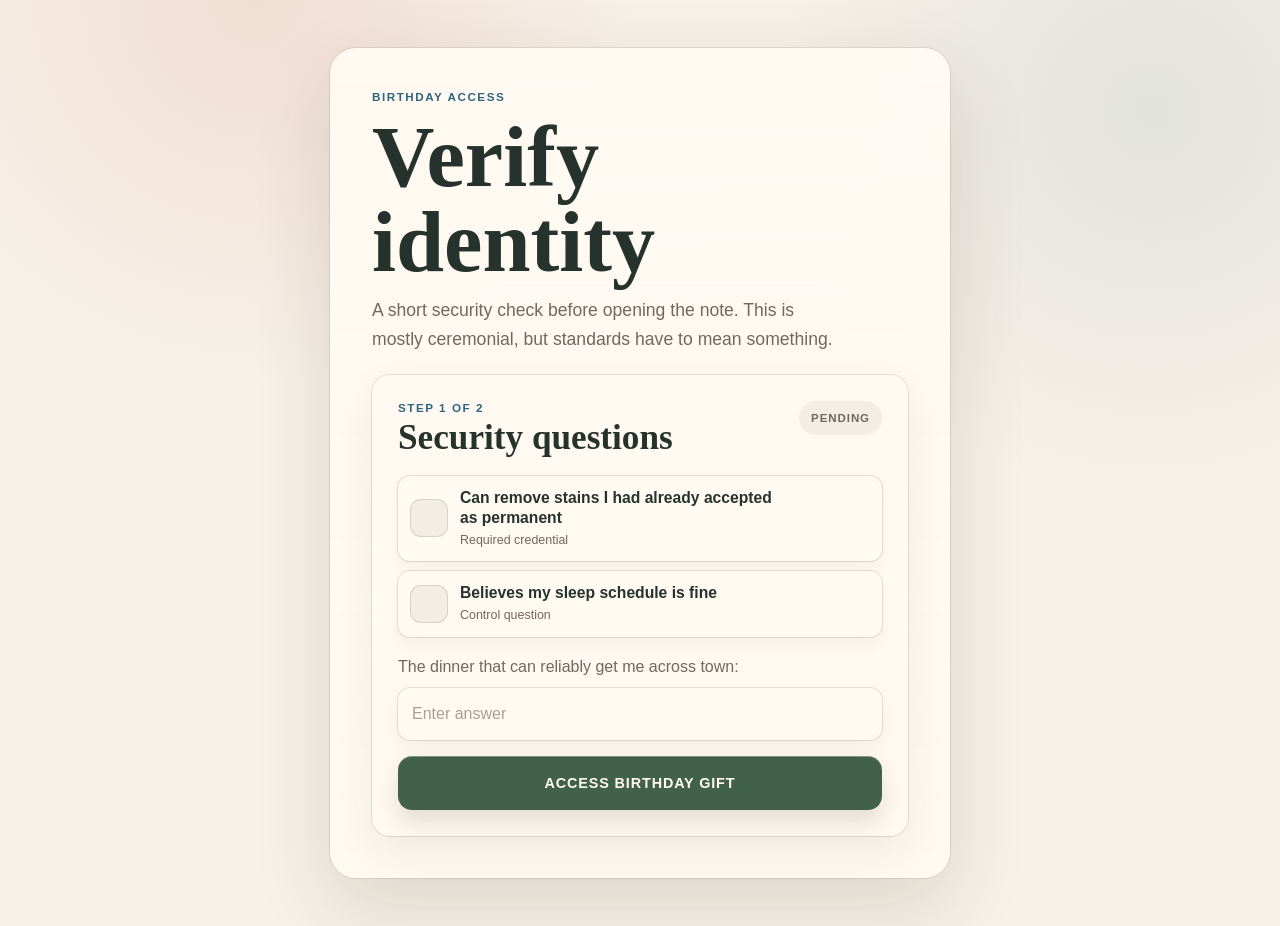
<file: index.html>
<!DOCTYPE html>
<html lang="en">
<head>
  <meta charset="UTF-8">
  <meta name="viewport" content="width=device-width, initial-scale=1">
  <meta name="theme-color" content="#f7f1e8">
  <title>Verification</title>
  <link rel="stylesheet" href="styles.css">
</head>
<body>
  <main class="shell">
    <section class="screen screen-verify" aria-labelledby="page-title">
      <header class="header">
        <p class="kicker">Birthday access</p>
        <h1 id="page-title">Verify identity</h1>
        <p class="lede">
          A short security check before opening the note. This is mostly ceremonial,
          but standards have to mean something.
        </p>
      </header>

      <form class="panel" id="verify-form">
        <div class="panel-header">
          <div>
            <p class="panel-label">Step 1 of 2</p>
            <h2>Security questions</h2>
          </div>
          <span class="status-pill" id="status-pill">Pending</span>
        </div>

        <div class="checks">
          <label class="check-row">
            <input type="checkbox" id="check-stains">
            <span class="check-box" aria-hidden="true"></span>
            <span>
              <strong>Can remove stains I had already accepted as permanent</strong>
              <small>Required credential</small>
            </span>
          </label>

          <label class="check-row check-row-trap">
            <input type="checkbox" id="check-sleep">
            <span class="check-box" aria-hidden="true"></span>
            <span>
              <strong>Believes my sleep schedule is fine</strong>
              <small>Control question</small>
            </span>
          </label>
        </div>

        <div class="question">
          <label for="food-input" class="sr-only">Security question</label>
          <p>The dinner that can reliably get me across town:</p>
          <div class="answer" id="answer-row">
            <input id="food-input" type="text" autocomplete="off" placeholder="Enter answer">
          </div>
        </div>

        <p class="hint" id="hint" aria-live="polite" hidden></p>

        <button class="primary" id="submit-btn" type="submit">
          Access birthday gift
        </button>
      </form>
    </section>
  </main>

  <script src="verify.js"></script>
</body>
</html>
</file>
<file: styles.css>
:root {
  --bg: #f7f1e8;
  --paper: #fffaf2;
  --paper-solid: #fff7ec;
  --panel: rgba(255, 250, 242, 0.86);
  --ink: #26332d;
  --muted: #72685d;
  --line: rgba(38, 51, 45, 0.13);
  --line-strong: rgba(38, 51, 45, 0.24);
  --green: #42614c;
  --red: #c6533c;
  --blue: #2e657f;
  --shadow: rgba(55, 39, 19, 0.14);
  --radius-page: 26px;
  --radius-panel: 18px;
  --radius-control: 12px;
}

* {
  box-sizing: border-box;
}

html {
  min-height: 100%;
  background:
    radial-gradient(circle at 20% 0%, rgba(198, 83, 60, 0.12), transparent 24rem),
    radial-gradient(circle at 90% 12%, rgba(46, 101, 127, 0.1), transparent 24rem),
    var(--bg);
  -webkit-font-smoothing: antialiased;
  text-rendering: optimizeLegibility;
}

body {
  min-height: 100svh;
  margin: 0;
  color: var(--ink);
  font-family: "Avenir Next", "Trebuchet MS", Verdana, sans-serif;
}

button,
input {
  font: inherit;
}

.shell {
  min-height: 100svh;
  display: grid;
  place-items: center;
  padding: clamp(16px, 4vw, 48px);
}

.screen {
  width: min(100%, 620px);
  display: grid;
  gap: 22px;
  padding: clamp(22px, 5vw, 42px);
  border-radius: var(--radius-page);
  background:
    linear-gradient(180deg, rgba(255, 250, 242, 0.94), rgba(255, 250, 242, 0.88)),
    repeating-linear-gradient(0deg, transparent 0 31px, rgba(38, 51, 45, 0.035) 32px 33px);
  box-shadow:
    0 28px 80px var(--shadow),
    0 0 0 1px rgba(38, 51, 45, 0.1);
  animation: enter 520ms cubic-bezier(0.2, 0, 0, 1) both;
}

.header {
  display: grid;
  gap: 12px;
}

.kicker,
.panel-label {
  margin: 0;
  color: var(--blue);
  font-size: 0.73rem;
  font-weight: 900;
  letter-spacing: 0.13em;
  text-transform: uppercase;
}

h1,
h2,
p {
  margin: 0;
}

h1 {
  max-width: 11ch;
  color: var(--ink);
  font-family: Georgia, "Times New Roman", serif;
  font-size: clamp(3rem, 10vw, 5.4rem);
  font-weight: 900;
  line-height: 0.98;
  letter-spacing: 0;
  text-wrap: balance;
}

h2 {
  margin-top: 6px;
  color: var(--ink);
  font-family: Georgia, "Times New Roman", serif;
  font-size: clamp(1.55rem, 4.5vw, 2.2rem);
  line-height: 1;
  text-wrap: balance;
}

.lede {
  max-width: 48ch;
  color: var(--muted);
  font-size: clamp(1rem, 2.1vw, 1.1rem);
  line-height: 1.62;
  text-wrap: pretty;
}

.panel {
  padding: clamp(17px, 4vw, 26px);
  border-radius: var(--radius-panel);
  background: var(--panel);
  box-shadow:
    0 16px 42px rgba(55, 39, 19, 0.07),
    0 0 0 1px var(--line);
}

.panel-header {
  display: flex;
  align-items: flex-start;
  justify-content: space-between;
  gap: 18px;
  margin-bottom: 20px;
}

.status-pill {
  flex: 0 0 auto;
  min-height: 34px;
  display: inline-flex;
  align-items: center;
  justify-content: center;
  padding: 0 12px;
  border-radius: 999px;
  color: var(--muted);
  background: rgba(38, 51, 45, 0.06);
  font-size: 0.72rem;
  font-weight: 900;
  letter-spacing: 0.08em;
  text-transform: uppercase;
}

.status-pill-ok {
  color: #fffaf2;
  background: var(--green);
}

.status-pill-error {
  color: #fffaf2;
  background: var(--red);
}

.birthday-banner {
  display: grid;
  gap: 6px;
  padding: 16px;
  border-radius: 16px;
  color: var(--ink);
  background:
    linear-gradient(135deg, rgba(198, 83, 60, 0.13), rgba(66, 97, 76, 0.1)),
    var(--paper);
  box-shadow:
    0 14px 28px rgba(55, 39, 19, 0.08),
    0 0 0 1px rgba(198, 83, 60, 0.14);
}

.birthday-banner span {
  color: var(--red);
  font-size: 0.73rem;
  font-weight: 900;
  letter-spacing: 0.12em;
  text-transform: uppercase;
}

.birthday-banner strong {
  display: block;
  max-width: 24ch;
  font-family: Georgia, "Times New Roman", serif;
  font-size: clamp(1.35rem, 4vw, 1.75rem);
  line-height: 1.05;
  text-wrap: balance;
}

.birthday-banner p {
  max-width: 36ch;
  color: var(--muted);
  font-size: 0.95rem;
  line-height: 1.42;
  text-wrap: pretty;
}

.checks {
  display: grid;
  gap: 10px;
}

.check-row {
  position: relative;
  min-height: 66px;
  display: grid;
  grid-template-columns: 38px minmax(0, 1fr);
  gap: 12px;
  align-items: center;
  padding: 12px;
  border-radius: var(--radius-control);
  background: var(--paper);
  cursor: pointer;
  box-shadow:
    0 8px 18px rgba(55, 39, 19, 0.05),
    0 0 0 1px var(--line);
  transition-property: transform, background-color, box-shadow;
  transition-duration: 170ms;
  transition-timing-function: cubic-bezier(0.2, 0, 0, 1);
}

.check-row:hover {
  transform: translateY(-1px);
  box-shadow:
    0 12px 24px rgba(55, 39, 19, 0.08),
    0 0 0 1px var(--line-strong);
}

.check-row:active {
  transform: scale(0.96);
}

.check-row input {
  position: absolute;
  opacity: 0;
  pointer-events: none;
}

.check-box {
  position: relative;
  width: 38px;
  height: 38px;
  border-radius: 11px;
  background: rgba(38, 51, 45, 0.06);
  box-shadow: 0 0 0 1px rgba(38, 51, 45, 0.14) inset;
  transition-property: background-color, box-shadow;
  transition-duration: 170ms;
  transition-timing-function: cubic-bezier(0.2, 0, 0, 1);
}

.check-box::after {
  content: "";
  position: absolute;
  left: 11px;
  top: 10px;
  width: 13px;
  height: 8px;
  border-left: 3px solid #fffaf2;
  border-bottom: 3px solid #fffaf2;
  opacity: 0;
  filter: blur(4px);
  transform: rotate(-45deg) scale(0.25);
  transition-property: opacity, filter, transform;
  transition-duration: 170ms;
  transition-timing-function: cubic-bezier(0.2, 0, 0, 1);
}

.check-row input:checked + .check-box {
  background: var(--green);
  box-shadow: 0 10px 20px rgba(66, 97, 76, 0.18);
}

.check-row input:checked + .check-box::after {
  opacity: 1;
  filter: blur(0);
  transform: rotate(-45deg) scale(1);
}

.check-row:has(input:checked) {
  background: #f1f6ee;
  box-shadow:
    0 12px 24px rgba(66, 97, 76, 0.09),
    0 0 0 2px rgba(66, 97, 76, 0.24);
}

.check-row strong {
  display: block;
  font-size: 0.98rem;
  line-height: 1.28;
  text-wrap: pretty;
}

.check-row small {
  display: block;
  margin-top: 4px;
  color: var(--muted);
  font-size: 0.78rem;
  line-height: 1.35;
}

.sr-only {
  position: absolute;
  width: 1px;
  height: 1px;
  padding: 0;
  margin: -1px;
  overflow: hidden;
  clip: rect(0, 0, 0, 0);
  border: 0;
}

.question {
  margin-top: 18px;
}

.question label {
  display: block;
  margin-bottom: 6px;
  font-size: 0.73rem;
  font-weight: 900;
  letter-spacing: 0.12em;
  text-transform: uppercase;
}

.question p {
  margin-bottom: 10px;
  color: var(--muted);
  line-height: 1.45;
  text-wrap: pretty;
}

.answer {
  position: relative;
}

.answer input {
  width: 100%;
  min-height: 52px;
  padding: 0 14px;
  border: 0;
  border-radius: var(--radius-control);
  color: var(--ink);
  background: var(--paper);
  outline: none;
  box-shadow:
    0 8px 18px rgba(55, 39, 19, 0.05),
    0 0 0 1px var(--line);
  transition-property: background-color, box-shadow;
  transition-duration: 170ms;
  transition-timing-function: cubic-bezier(0.2, 0, 0, 1);
}

.answer input:focus {
  background: #fffdf8;
  box-shadow:
    0 12px 24px rgba(55, 39, 19, 0.08),
    0 0 0 3px rgba(46, 101, 127, 0.22);
}

.answer input::placeholder {
  color: rgba(114, 104, 93, 0.62);
}

.hint {
  min-height: 21px;
  margin-top: 10px;
  color: var(--red);
  font-size: 0.84rem;
  font-weight: 800;
  line-height: 1.35;
  text-wrap: pretty;
}

.hint[hidden] {
  display: none;
}

.primary {
  width: 100%;
  min-height: 54px;
  margin-top: 16px;
  border: 0;
  border-radius: 14px;
  color: #fffaf2;
  background: var(--green);
  cursor: pointer;
  font-size: 0.9rem;
  font-weight: 900;
  letter-spacing: 0.06em;
  text-transform: uppercase;
  box-shadow:
    0 12px 22px rgba(55, 39, 19, 0.13),
    0 1px 0 rgba(255, 255, 255, 0.34) inset;
  transition-property: transform, background-color, box-shadow, color;
  transition-duration: 180ms;
  transition-timing-function: cubic-bezier(0.2, 0, 0, 1);
}

.primary:hover {
  transform: translateY(-1px);
  background: #36563f;
}

.primary:active {
  transform: scale(0.96);
}

.primary.invalid {
  animation: invalid-submit 420ms cubic-bezier(0.2, 0, 0, 1);
}

.dispatch {
  display: grid;
  grid-template-columns: repeat(3, minmax(0, 1fr));
  gap: 10px;
}

.dispatch > div {
  min-height: 154px;
  padding: 15px;
  border-radius: var(--radius-control);
  background: var(--paper);
  box-shadow:
    0 8px 18px rgba(55, 39, 19, 0.05),
    0 0 0 1px var(--line);
}

.dispatch-number {
  display: block;
  margin-bottom: 16px;
  color: var(--red);
  font-family: Georgia, "Times New Roman", serif;
  font-size: 1.6rem;
  font-weight: 900;
  line-height: 1;
  font-variant-numeric: tabular-nums;
}

.dispatch strong {
  display: block;
  margin-bottom: 8px;
  line-height: 1.15;
}

.dispatch p {
  color: var(--muted);
  font-size: 0.88rem;
  line-height: 1.42;
  text-wrap: pretty;
}

.note {
  margin-top: 16px;
  padding: 15px 16px;
  border-radius: var(--radius-control);
  color: var(--ink);
  background: rgba(198, 83, 60, 0.08);
  box-shadow: 0 0 0 1px rgba(198, 83, 60, 0.16) inset;
  font-weight: 750;
  line-height: 1.48;
  text-wrap: pretty;
}

.gift-actions {
  margin-top: 18px;
}

.gift-actions[hidden] {
  display: none;
}

.primary-link {
  min-height: 48px;
  display: inline-flex;
  align-items: center;
  justify-content: center;
  padding: 0 16px;
  border-radius: 13px;
  color: #fffaf2;
  background: var(--green);
  font-size: 0.85rem;
  font-weight: 900;
  letter-spacing: 0.06em;
  text-decoration: none;
  text-transform: uppercase;
  box-shadow:
    0 14px 24px rgba(66, 97, 76, 0.18),
    0 1px 0 rgba(255, 255, 255, 0.34) inset;
  transition-property: transform, background-color, box-shadow;
  transition-duration: 180ms;
  transition-timing-function: cubic-bezier(0.2, 0, 0, 1);
}

.primary-link:hover {
  transform: translateY(-1px);
  background: #36563f;
}

.primary-link:active {
  transform: scale(0.96);
}

.fine {
  margin-top: 13px;
  color: var(--muted);
  font-size: 0.76rem;
  line-height: 1.45;
  text-align: center;
  text-wrap: pretty;
}

.secondary-link {
  justify-self: center;
  color: var(--muted);
  font-size: 0.84rem;
  font-weight: 800;
  text-decoration-color: rgba(114, 104, 93, 0.35);
  text-underline-offset: 4px;
  transition-property: color, text-decoration-color;
  transition-duration: 170ms;
  transition-timing-function: cubic-bezier(0.2, 0, 0, 1);
}

.secondary-link:hover {
  color: var(--ink);
  text-decoration-color: var(--ink);
}

.blog-body {
  background:
    linear-gradient(90deg, rgba(38, 51, 45, 0.045) 1px, transparent 1px),
    linear-gradient(var(--bg), var(--bg));
  background-size: 82px 100%, auto;
}

.blog-shell,
.post-shell {
  width: min(100%, 980px);
  min-height: 100svh;
  margin: 0 auto;
  padding: clamp(22px, 6vw, 70px) clamp(18px, 5vw, 52px);
}

.post-shell {
  width: min(100%, 780px);
}

.blog-hero,
.post-header {
  max-width: 680px;
  display: grid;
  gap: 13px;
  margin-bottom: clamp(34px, 7vw, 64px);
  animation: enter 520ms cubic-bezier(0.2, 0, 0, 1) both;
}

.blog-hero h1,
.post-header h1 {
  max-width: 12ch;
}

.back-link {
  width: fit-content;
  min-height: 40px;
  display: inline-flex;
  align-items: center;
  color: var(--muted);
  font-size: 0.84rem;
  font-weight: 850;
  text-decoration-color: rgba(114, 104, 93, 0.34);
  text-underline-offset: 4px;
  transition-property: color, text-decoration-color, transform;
  transition-duration: 170ms;
  transition-timing-function: cubic-bezier(0.2, 0, 0, 1);
}

.back-link:hover {
  color: var(--ink);
  text-decoration-color: var(--ink);
  transform: translateX(-2px);
}

.blog-status {
  max-width: 620px;
  padding: clamp(18px, 4vw, 28px) 0;
  border-top: 1px solid var(--line);
  border-bottom: 1px solid var(--line);
  animation: enter 520ms 90ms cubic-bezier(0.2, 0, 0, 1) both;
}

.blog-status h2 {
  margin: 8px 0 12px;
}

.blog-status p:not(.panel-label) {
  max-width: 48ch;
  color: var(--muted);
  line-height: 1.58;
  text-wrap: pretty;
}

.blog-status code {
  padding: 0.08rem 0.26rem;
  border-radius: 6px;
  background: rgba(38, 51, 45, 0.08);
  color: var(--ink);
  font-size: 0.94em;
}

.post-list {
  display: grid;
  border-top: 1px solid var(--line);
  animation: enter 520ms 90ms cubic-bezier(0.2, 0, 0, 1) both;
}

.post-row {
  display: grid;
  grid-template-columns: 112px minmax(0, 1fr);
  gap: clamp(16px, 4vw, 28px);
  align-items: center;
  min-height: 132px;
  padding: 22px 0;
  border-bottom: 1px solid var(--line);
  color: inherit;
  text-decoration: none;
  transition-property: transform, border-color;
  transition-duration: 180ms;
  transition-timing-function: cubic-bezier(0.2, 0, 0, 1);
}

.post-row:hover {
  transform: translateX(4px);
  border-color: var(--line-strong);
}

.post-row:active {
  transform: scale(0.96);
}

.post-row img {
  width: 112px;
  aspect-ratio: 1;
  object-fit: cover;
  border-radius: 14px;
  box-shadow:
    0 12px 26px rgba(55, 39, 19, 0.1),
    0 0 0 1px rgba(0, 0, 0, 0.1);
}

.post-row time {
  display: block;
  margin-bottom: 8px;
  color: var(--blue);
  font-size: 0.72rem;
  font-weight: 900;
  letter-spacing: 0.12em;
  text-transform: uppercase;
  font-variant-numeric: tabular-nums;
}

.post-row strong {
  display: block;
  color: var(--ink);
  font-family: Georgia, "Times New Roman", serif;
  font-size: clamp(1.5rem, 5vw, 2.35rem);
  line-height: 1.04;
  text-wrap: balance;
}

.post-row small {
  display: block;
  max-width: 54ch;
  margin-top: 9px;
  color: var(--muted);
  font-size: 0.95rem;
  line-height: 1.45;
  text-wrap: pretty;
}

.post-nav {
  margin-bottom: clamp(24px, 6vw, 46px);
}

.markdown-frame {
  animation: enter 520ms 120ms cubic-bezier(0.2, 0, 0, 1) both;
}

@keyframes enter {
  from {
    opacity: 0;
    transform: translateY(12px);
  }
  to {
    opacity: 1;
    transform: translateY(0);
  }
}

@keyframes invalid-submit {
  0% {
    transform: translateX(0);
    background: var(--red);
  }
  18% {
    transform: translateX(-7px);
  }
  36% {
    transform: translateX(7px);
  }
  54% {
    transform: translateX(-5px);
  }
  72% {
    transform: translateX(3px);
  }
  100% {
    transform: translateX(0);
    background: var(--green);
  }
}

@media (max-width: 560px) {
  html {
    background: var(--paper-solid);
  }

  body,
  .blog-body {
    min-height: 100dvh;
    background: var(--paper-solid);
  }

  .shell {
    display: block;
    min-height: 100dvh;
    padding:
      max(18px, env(safe-area-inset-top))
      max(16px, env(safe-area-inset-right))
      max(22px, env(safe-area-inset-bottom))
      max(16px, env(safe-area-inset-left));
  }

  .screen {
    width: 100%;
    gap: 20px;
    padding: 0;
    border-radius: 0;
    background: transparent;
    box-shadow: none;
  }

  .header {
    gap: 10px;
  }

  .kicker,
  .panel-label {
    font-size: 0.68rem;
    letter-spacing: 0.1em;
  }

  h1 {
    max-width: 100%;
    font-size: clamp(2.45rem, 12vw, 3.55rem);
    line-height: 1.02;
  }

  h2 {
    font-size: clamp(1.55rem, 8vw, 2.05rem);
    line-height: 1.04;
  }

  .lede {
    max-width: 36rem;
    font-size: 1rem;
    line-height: 1.55;
  }

  .panel {
    padding: 16px;
    border-radius: 18px;
    background: rgba(255, 250, 242, 0.95);
    box-shadow:
      0 14px 34px rgba(55, 39, 19, 0.08),
      0 0 0 1px var(--line);
  }

  .panel-header {
    display: grid;
    grid-template-columns: minmax(0, 1fr);
    gap: 12px;
    margin-bottom: 18px;
  }

  .status-pill {
    width: fit-content;
    min-height: 32px;
  }

  .birthday-banner {
    gap: 7px;
    padding: 14px;
    border-radius: 16px;
  }

  .birthday-banner span {
    font-size: 0.66rem;
    letter-spacing: 0.1em;
  }

  .birthday-banner strong {
    max-width: 18ch;
    font-size: clamp(1.28rem, 7vw, 1.55rem);
    line-height: 1.08;
  }

  .birthday-banner p {
    max-width: 27ch;
    font-size: 0.92rem;
    line-height: 1.38;
  }

  .check-row {
    min-height: 68px;
    grid-template-columns: 38px minmax(0, 1fr);
    gap: 11px;
    padding: 12px;
  }

  .check-row strong {
    font-size: 0.93rem;
    line-height: 1.26;
  }

  .check-row small {
    font-size: 0.76rem;
  }

  .primary,
  .primary-link {
    min-height: 54px;
  }

  .dispatch {
    grid-template-columns: 1fr;
  }

  .dispatch > div {
    min-height: auto;
  }

  .blog-shell,
  .post-shell {
    width: 100%;
    min-height: 100dvh;
    padding:
      max(18px, env(safe-area-inset-top))
      max(16px, env(safe-area-inset-right))
      max(38px, env(safe-area-inset-bottom))
      max(16px, env(safe-area-inset-left));
  }

  .blog-hero,
  .post-header {
    margin-bottom: 32px;
  }

  .blog-hero h1,
  .post-header h1 {
    max-width: 100%;
  }

  .blog-status {
    padding: 20px 0;
  }

  .post-row {
    grid-template-columns: 1fr;
    gap: 14px;
    min-height: 0;
    padding: 20px 0;
  }

  .post-row img {
    width: 100%;
    max-height: 240px;
    aspect-ratio: 1.5;
  }

  .post-row:hover {
    transform: none;
  }

  .post-row:active {
    transform: scale(0.98);
  }
}

@media (max-width: 390px) {
  .shell,
  .blog-shell,
  .post-shell {
    padding-inline:
      max(14px, env(safe-area-inset-left))
      max(14px, env(safe-area-inset-right));
  }

  h1 {
    font-size: clamp(2.25rem, 11.5vw, 3rem);
  }

  .screen {
    gap: 18px;
  }

  .panel {
    padding: 14px;
    border-radius: 16px;
  }

  .birthday-banner {
    padding: 13px;
  }

  .check-row {
    grid-template-columns: 36px minmax(0, 1fr);
    padding: 11px;
  }

  .check-box {
    width: 36px;
    height: 36px;
    border-radius: 10px;
  }
}

@media (prefers-reduced-motion: reduce) {
  *,
  *::before,
  *::after {
    animation-duration: 1ms !important;
    animation-iteration-count: 1 !important;
    scroll-behavior: auto !important;
    transition-duration: 1ms !important;
  }
}
</file>
